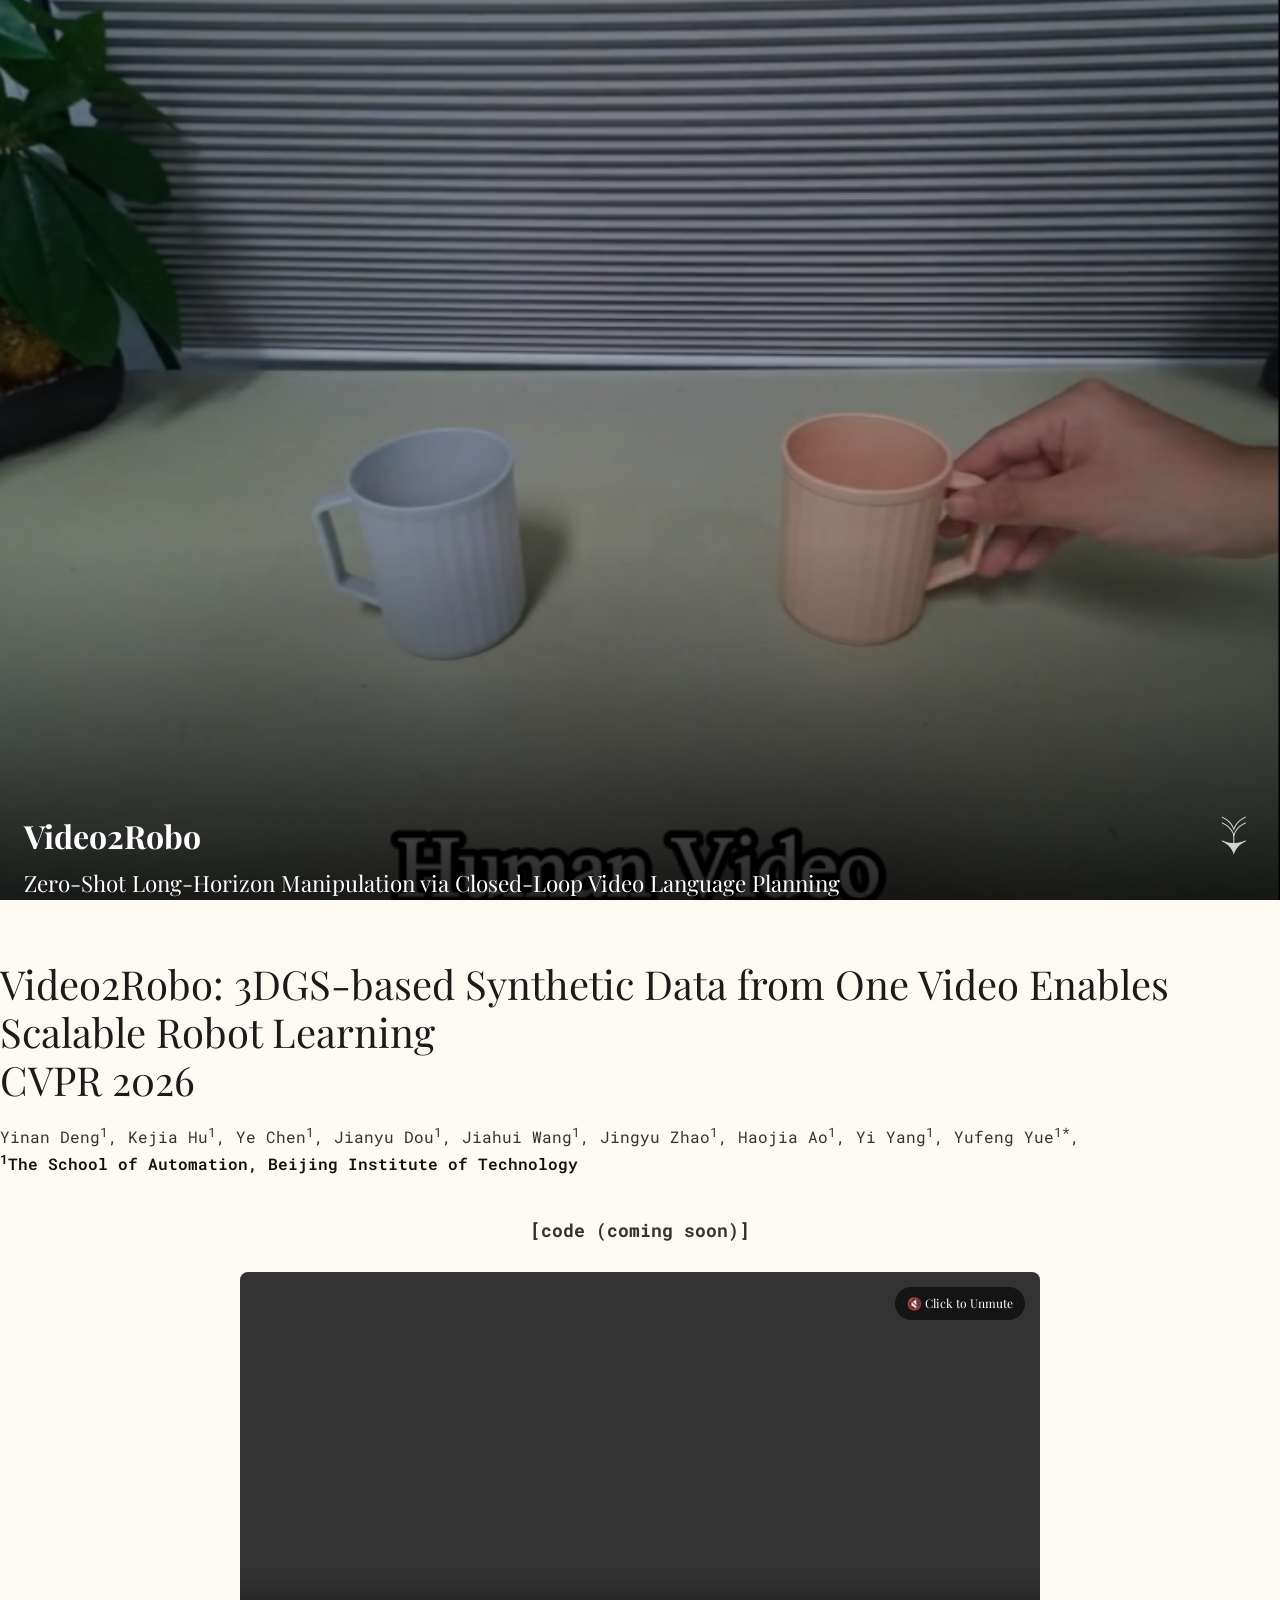
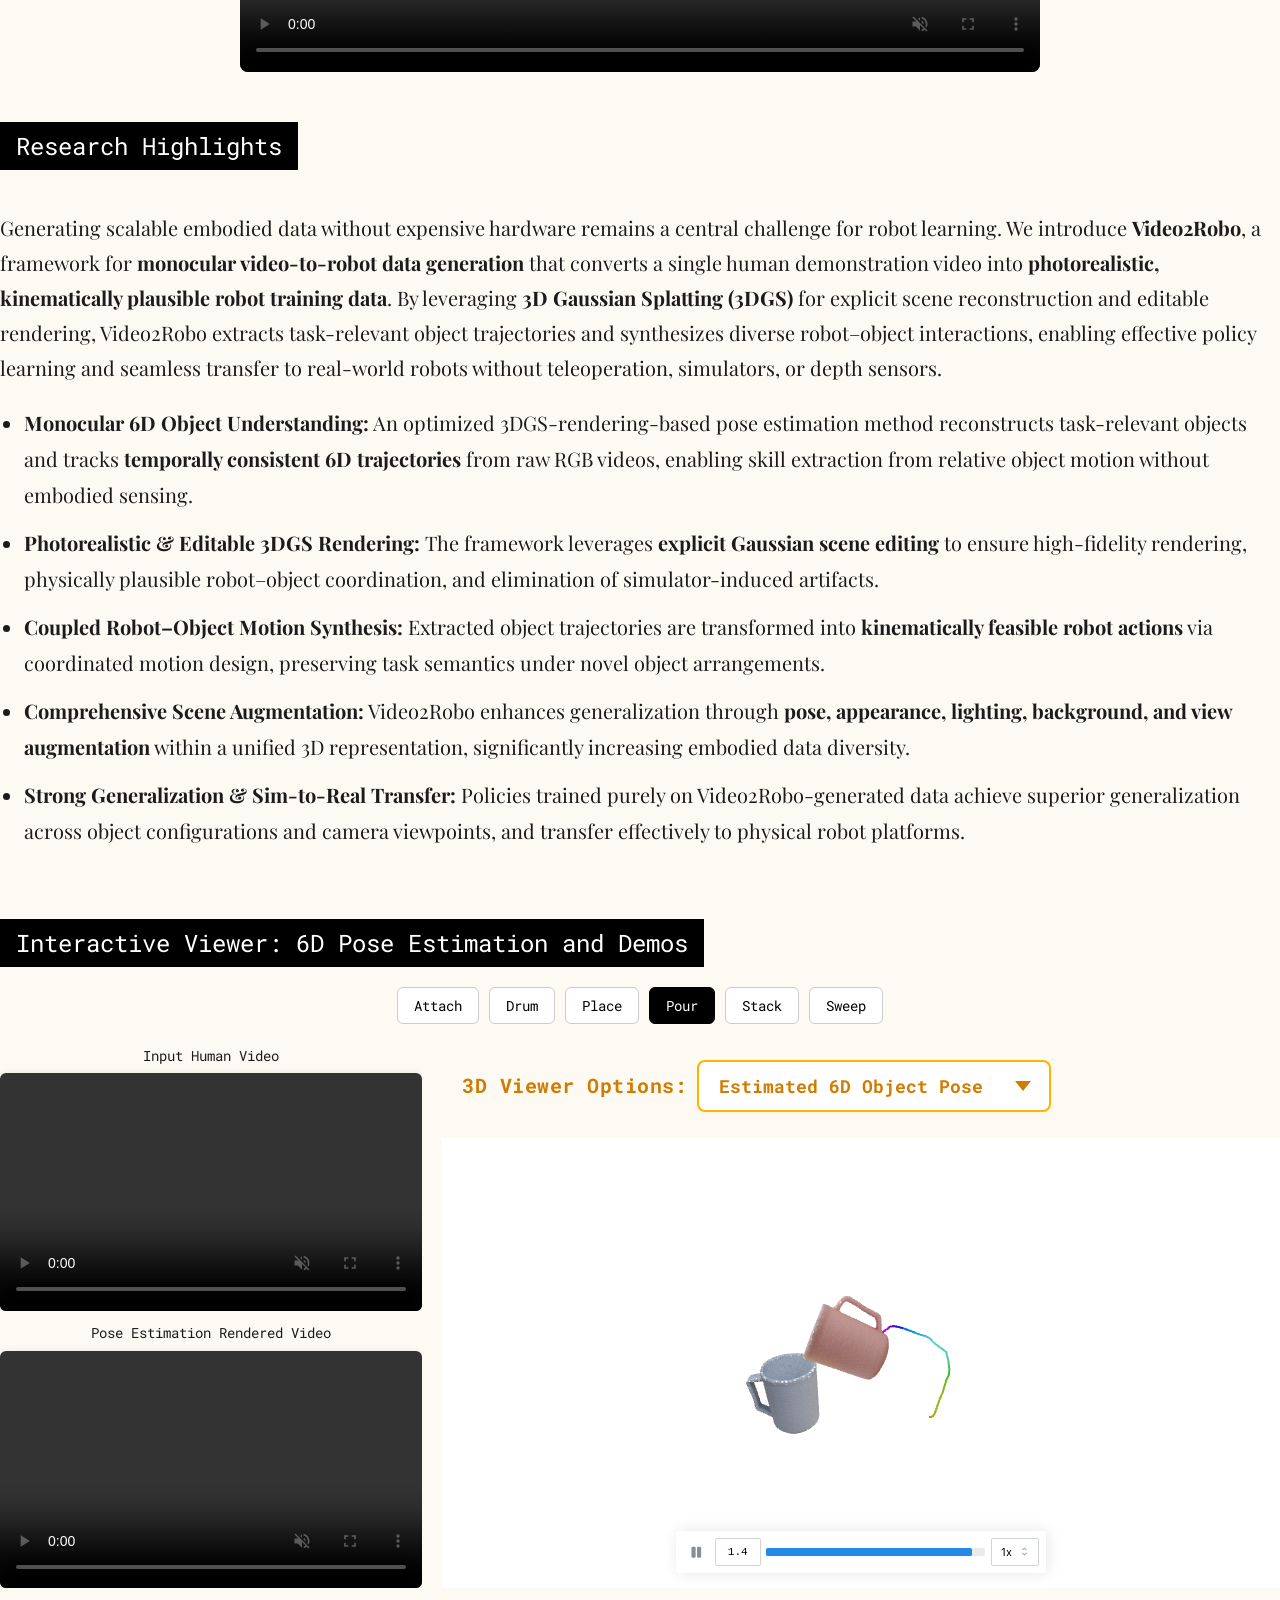
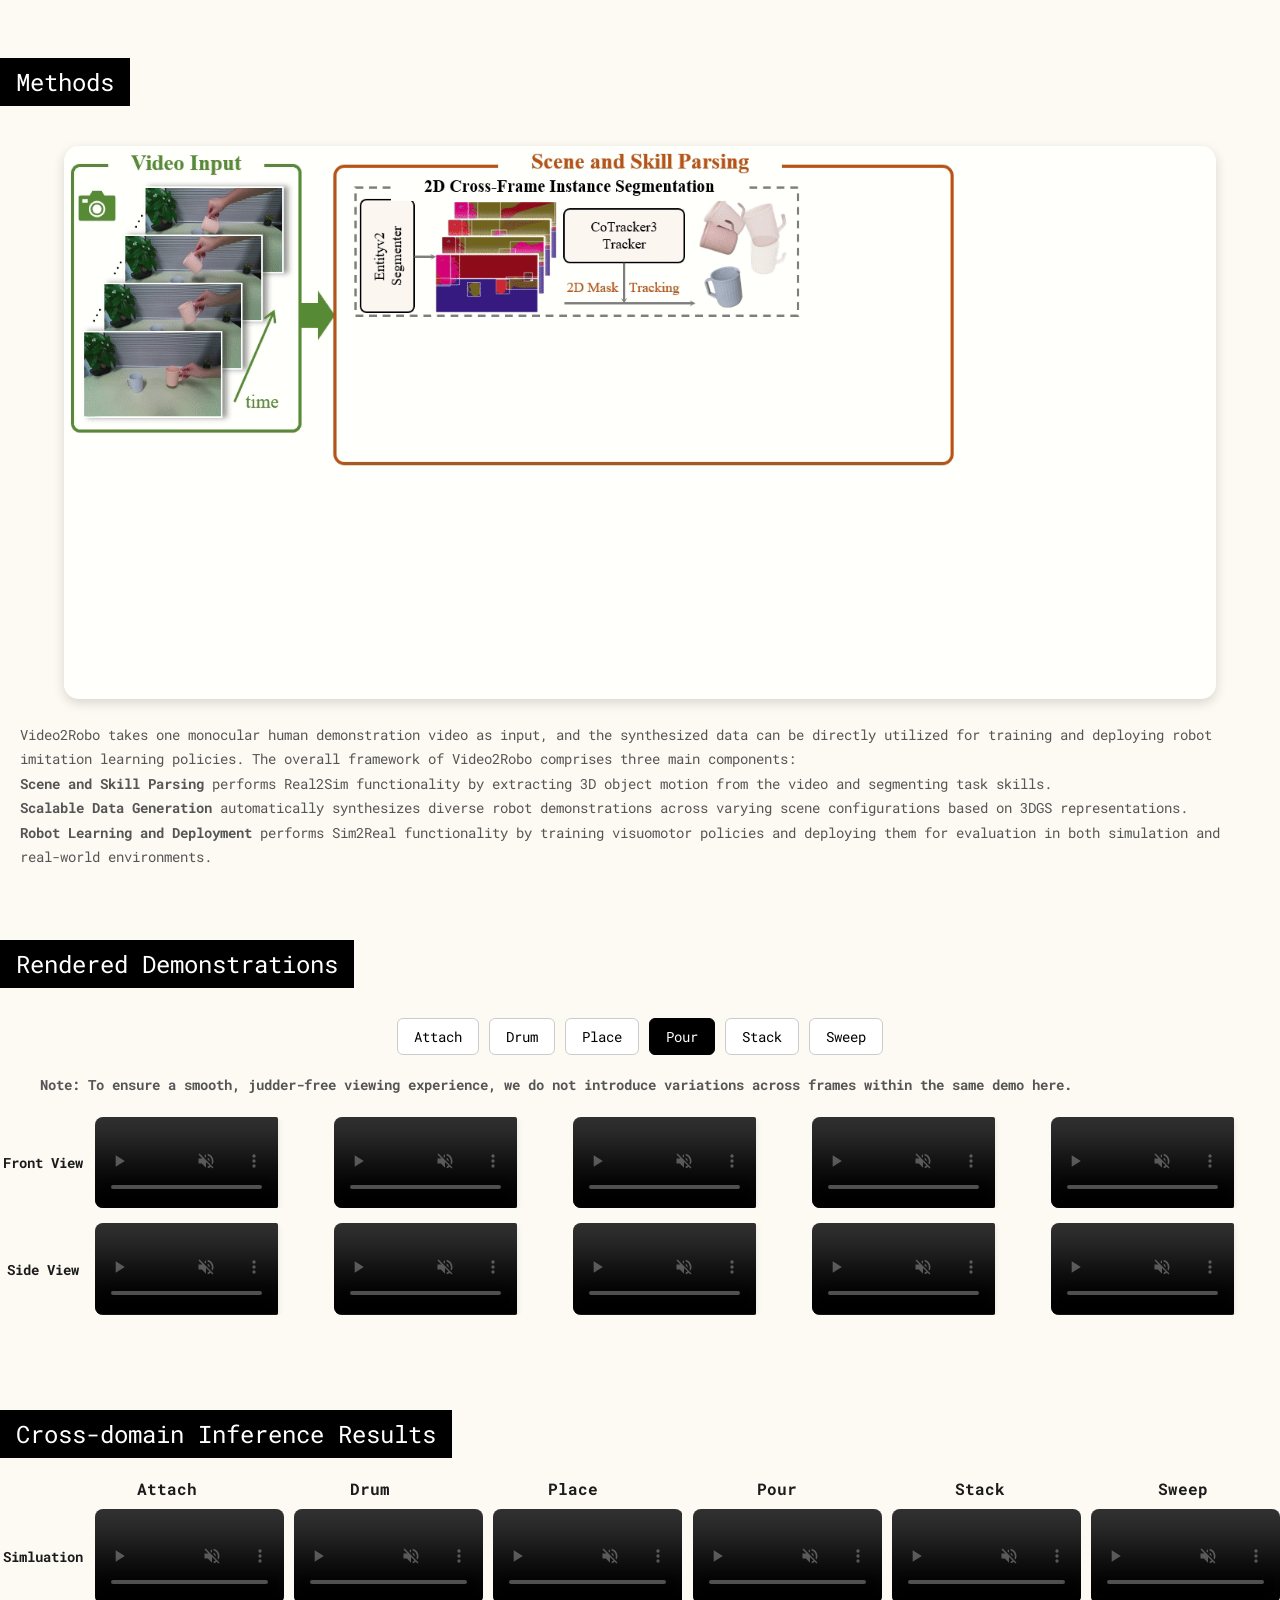
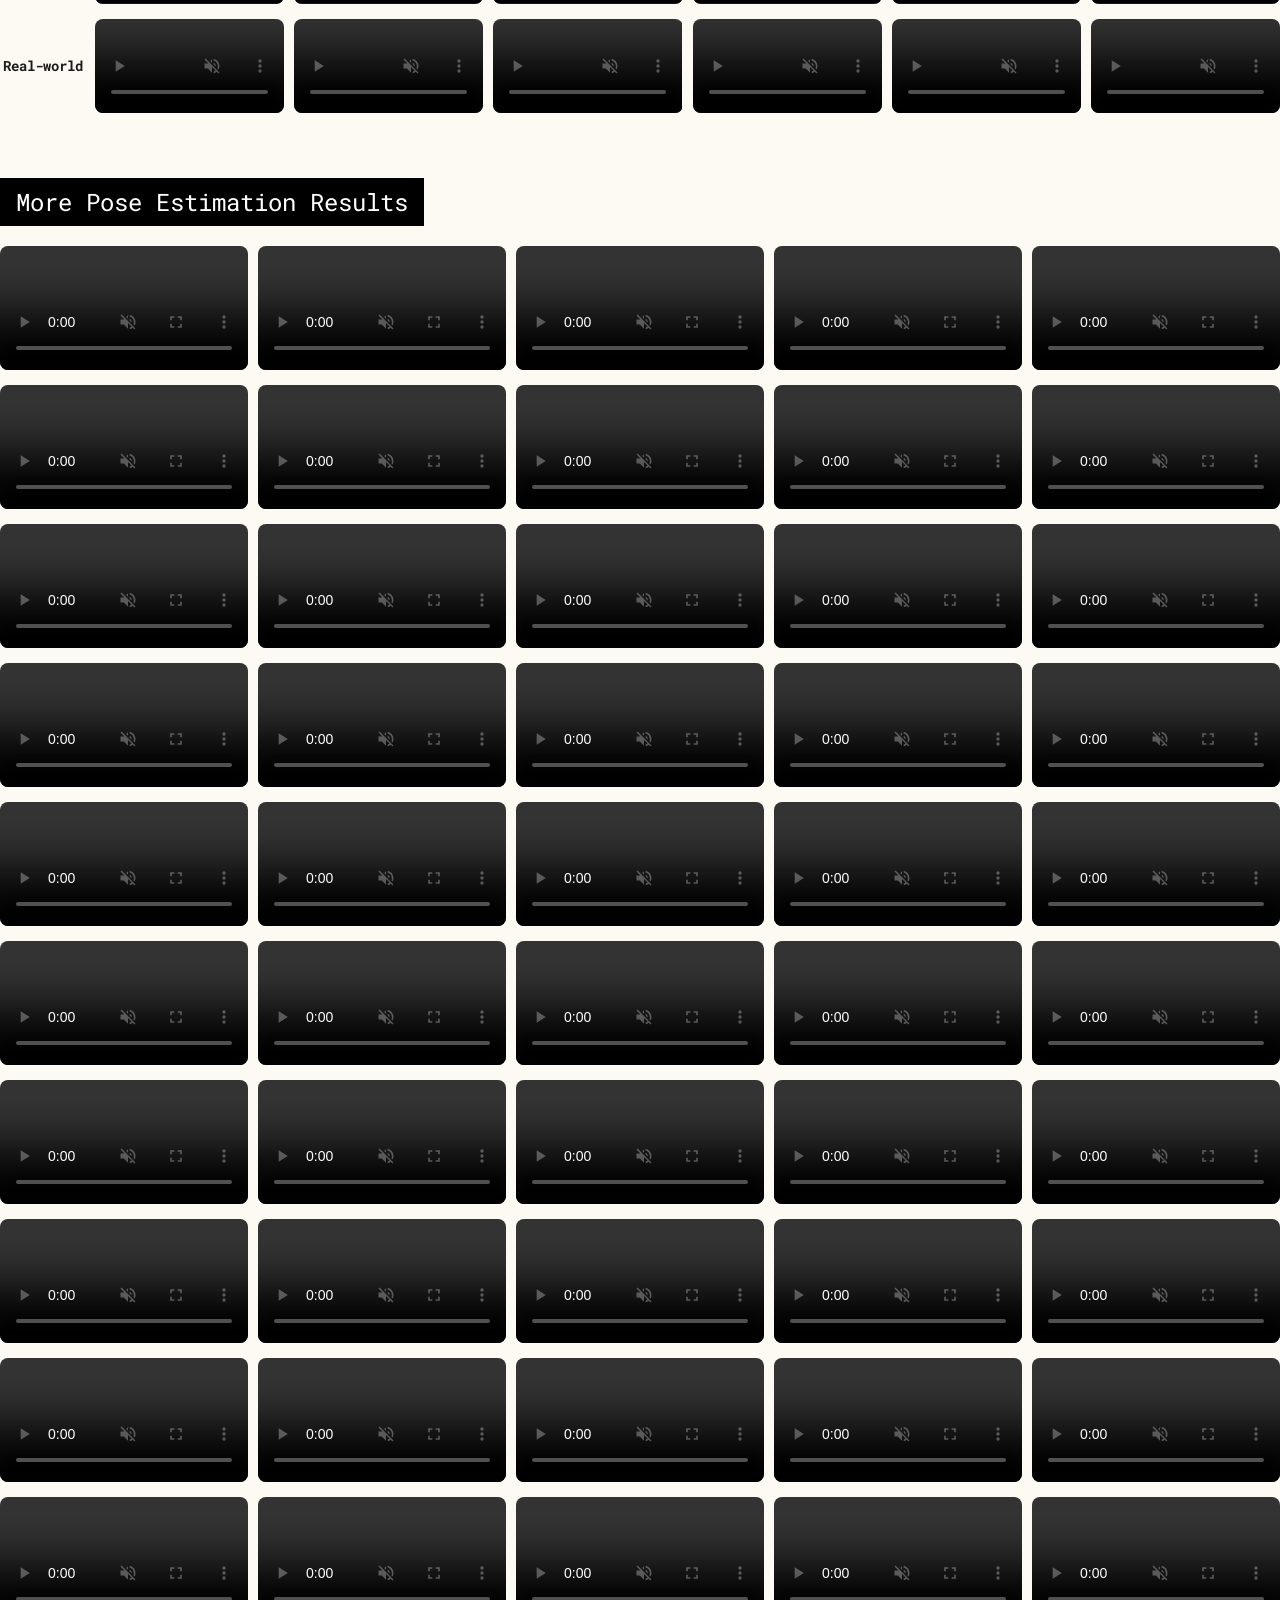
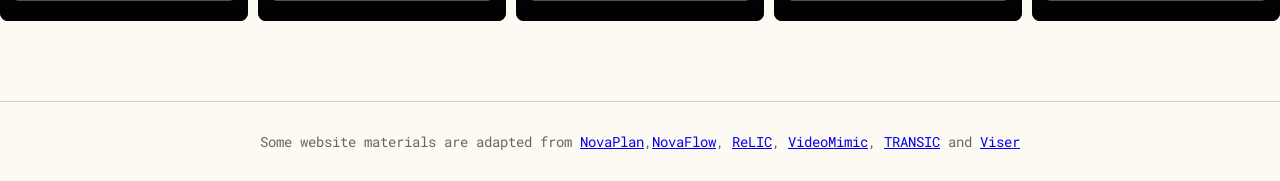
<file: index.html>
<!--
RESEARCH PROJECT WEBSITE TEMPLATE

This is a template for creating research project websites. To customize:

1. TITLE & HEADER:
   - Update the <title> tag
   - Replace "Your Project Title" and "Your Project Subtitle" in the hero section

2. ABSTRACT:
   - Replace the placeholder text in the abstract section with your project description

3. METHODS:
   - Update the methods image: assets/images/[YOUR_METHODS_DIAGRAM.png]
   - Replace "Your Method Name" and the description text

4. VIDEO GALLERIES:
   - Replace all video sources with your own videos
   - Update the section titles and captions to match your content
   - Videos should be placed in assets/videos/ directory

5. EXPERIMENTS/ABLATIONS:
   - Update section titles from generic names to your specific experiment names
   - Replace video sources and descriptions

6. FOOTER:
   - Update with your name/institution and year

7. ASSETS:
   - Replace assets/videos/teaser_ball_3x.mp4 with your hero video
   - Replace assets/images/method.gif with your methods diagram
   - Add your videos to assets/videos/ directory

The template is structured for research papers but can be adapted for any project.
-->
<!DOCTYPE html>
<html lang="en">

<head>
  <meta charset="UTF-8" />
  <meta name="viewport" content="width=device-width, initial-scale=1.0" />
  <title>Video2Robo Project Website</title>
  <meta name="robots" content="noindex, nofollow" />

  <!-- ‑‑‑‑‑‑  STYLE SHEETS  ‑‑‑‑‑‑  -->
  <link rel="stylesheet" href="style.css?v=3" />
</head>

<body>


  <!-- ============================================================ -->
  <!--  MAIN CONTENT (now displayed by default)                     -->
  <!-- ============================================================ -->
  <div id="content" style="display:block;">
    <!-- HERO -->
    <header class="full-page-image" id="hero">
      <video id="bg-video" preload="metadata" poster="assets/img/cover.png" autoplay muted playsinline loop>
        <!-- Replace with your project hero video -->
        <source src="assets/mp4/cover.mp4" type="video/mp4" />
      </video>
      <div class="overlay"></div>
      <div class="bottom-overlay" style="padding:0 24px;">
        <h1>Video2Robo<br /><span style="font-size: 0.7em; font-weight: 300;">
        Zero-Shot Long-Horizon Manipulation via Closed-Loop Video Language Planning
        </span></h1>
      </div>
      <!-- Scroll indicator -->
      <div class="scroll-indicator" onclick="scrollToContent()">
        ↓
      </div>
    </header>

    <!-- MAIN CONTENT BODY -->
    <main class="main-content">
      <!-- <div class="hero-text">Versatile Loco-Manipulation through Flexible Interlimb Coordination</div> -->

      <div class="sub-hero-text">
      Video2Robo: 3DGS-based Synthetic Data from One Video Enables Scalable Robot Learning <br>
      CVPR 2026
      </div>

      <div class="authors">
        <a href="https://bit-dyn.github.io/" target="_blank">Yinan Deng</a><sup>1</sup>,
        <a target="_blank"> Kejia Hu</a><sup>1</sup>,
        <a target="_blank">Ye Chen</a><sup>1</sup>,
        <a target="_blank"> Jianyu Dou</a><sup>1</sup>,
        <a target="_blank">Jiahui Wang</a><sup>1</sup>,
        <a target="_blank"> Jingyu Zhao</a><sup>1</sup>,
        <a target="_blank">Haojia Ao</a><sup>1</sup>,
        <a target="_blank">Yi Yang</a><sup>1</sup>,
        <a href="https://yfyue-bit.github.io/" target="_blank">Yufeng Yue</a><sup>1*</sup>,
        
        <div class="affiliation"><sup>1</sup>The School of Automation, Beijing Institute of Technology&nbsp;&nbsp;&nbsp;</div><br />
      </div>

      


      <div class="quick-links">
        <!-- <a href="https://arxiv.org/abs/xxxx" target="_blank">[arXiv]</a> -->
        <a href="#" onclick="return false;">[code (coming soon)]</a>
      </div>

      <div class="section" id="intro-video-section"
        style="text-align: center; position: relative; max-width: 800px; margin: 0 auto; overflow: hidden; border-radius: 8px; background: white;">
        <video id="intro-video" src="assets/mp4/Video2Robo.mp4" controls muted playsinline loop
          style="width: 100%; display: block; background: white; object-fit: contain;"></video>

        <!-- Audio Indicator -->
        <div id="audio-indicator"
          style="position: absolute; top: 15px; right: 15px; background: rgba(0,0,0,0.6); color: white; padding: 6px 12px; border-radius: 20px; font-size: 12px; cursor: pointer; backdrop-filter: blur(4px); z-index: 10;"
          onclick="var v=document.getElementById('intro-video'); v.muted=!v.muted; if(!v.muted) v.volume=0.4; this.innerHTML=v.muted?'🔇 Click to Unmute':'🔊 Sound On';">
          🔇 Click to Unmute
        </div>
      </div>

      <div class="tagline" id="abstract">Research Highlights</div>
            <div class="section">
        <p>
          Generating scalable embodied data without expensive hardware remains a central challenge for robot learning.
          We introduce <b>Video2Robo</b>, a framework for <b>monocular video-to-robot data generation</b> that converts
          a single human demonstration video into <b>photorealistic, kinematically plausible robot training data</b>.
          By leveraging <b>3D Gaussian Splatting (3DGS)</b> for explicit scene reconstruction and editable rendering,
          Video2Robo extracts task-relevant object trajectories and synthesizes diverse robot–object interactions,
          enabling effective policy learning and seamless transfer to real-world robots without teleoperation,
          simulators, or depth sensors.
        </p>
        <ul style="text-align: left; line-height: 1.8; margin-top: 10px;">
          <li>
            <b>Monocular 6D Object Understanding:</b>
            An optimized 3DGS-rendering-based pose estimation method reconstructs task-relevant objects
            and tracks <b>temporally consistent 6D trajectories</b> from raw RGB videos, enabling skill extraction
            from relative object motion without embodied sensing.
          </li>
          <li>
            <b>Photorealistic & Editable 3DGS Rendering:</b>
            The framework leverages <b>explicit Gaussian scene editing</b> to ensure high-fidelity rendering,
            physically plausible robot–object coordination, and elimination of simulator-induced artifacts.
          </li>
          <li>
            <b>Coupled Robot–Object Motion Synthesis:</b>
            Extracted object trajectories are transformed into <b>kinematically feasible robot actions</b>
            via coordinated motion design, preserving task semantics under novel object arrangements.
          </li>
          <li>
            <b>Comprehensive Scene Augmentation:</b>
            Video2Robo enhances generalization through <b>pose, appearance, lighting, background, and view augmentation</b>
            within a unified 3D representation, significantly increasing embodied data diversity.
          </li>
          <li>
            <b>Strong Generalization & Sim-to-Real Transfer:</b>
            Policies trained purely on Video2Robo-generated data achieve superior generalization across
            object configurations and camera viewpoints, and transfer effectively to physical robot platforms.
          </li>
        </ul>
      </div>

      <div class="tagline" id="interactive-viewer">Interactive Viewer: 6D Pose Estimation and Demos</div>
      <!-- TODO: add starting image + generated video + execution video -->
      <div class="section">
        <div class="task-selector" id="task-buttons">
          <button type="button" class="task-button" data-value="Attach">Attach</button>
          <button type="button" class="task-button" data-value="Drum">Drum</button>
          <button type="button" class="task-button" data-value="Place">Place</button>
          <button type="button" class="task-button active" data-value="Pour">Pour</button>
          <button type="button" class="task-button" data-value="Stack">Stack</button>
          <button type="button" class="task-button" data-value="Sweep">Sweep</button>
        </div>
        <div class="viewer-container">
          <div class="media-column">
            <!-- <div class="media-item">
              <p>Initial Observation</p>
              <img id="initial-observation" alt="Initial Observation">
            </div> -->
            <div class="media-item">
              <p>Input Human Video</p>
              <video id="input-video" controls autoplay muted playsinline loop></video>
            </div>
            <div class="media-item">
              <p>Pose Estimation Rendered Video</p>
              <video id="pose-video" controls autoplay muted playsinline loop></video>
            </div>
            <!-- <div class="media-item">
              <p>Input Human Video</p>
              <video id="generated-video" controls autoplay muted playsinline loop></video>
              <div id="interactive-view-toggle" class="view-toggle" style="display: none;">
                <button class="active" onclick="switchInteractiveView('front')">Front View</button>
                <button onclick="switchInteractiveView('side')">Side View</button>
              </div>
            </div> -->
          </div>
          <div class="viewer-main">
            <div class="trajectory-selector">
              <label for="trajectory-type">3D Viewer Options:</label>
              <select id="trajectory-type">
                <option value="object">Estimated 6D Object Pose</option>
                <option value="demo">Generated Clean Robot Demo</option>
              </select>
            </div>

            <!-- <p class="figure-caption" style="margin-bottom: 8px; text-align: center;">
              3D Point Cloud &amp; <span id="flow-type-label">Actionable Object Flow</span> from Generated Video
            </p> -->
            <iframe id="task-viewer" style="display: block; width: 100%; height: 500px; border: none;"></iframe>
            <!-- <p class="figure-caption" style="text-align: left;">
              <b>Note:</b> The visualized end-effector is offset from the physical one due to longer gripper fingers
              used in real-world experiments.
            </p> -->
          </div>
        </div>
      </div>

      <div class="tagline" id="methods">Methods</div>
      <div class="section">
        <img src="assets/mp4/method.gif" style="width: 90%; display: block; margin: 20px auto 10px auto;" autoplay
          muted playsinline loop>
        <p class="figure-caption">
          Video2Robo takes one monocular human demonstration video as input, and the synthesized data can be directly
           utilized for training and deploying robot imitation learning policies.
          The overall framework of Video2Robo comprises three main components:
          <br>
          <b>Scene and Skill Parsing</b> performs Real2Sim functionality by extracting 3D object motion from 
          the video and segmenting task skills.
          <br>
          <b>Scalable Data Generation</b> automatically synthesizes diverse robot demonstrations across varying
          scene configurations based on 3DGS representations.
          <br>
          <b>Robot Learning and Deployment</b> performs Sim2Real functionality by training visuomotor policies
          and deploying them for evaluation in both simulation and real-world environments.
        </p>
      </div>

      <!-- Start of Ablations/Experiments -->
      <div class="tagline" id="ablations">Rendered Demonstrations</div>
      <!-- Example Experiment Gallery -->
      <div class="video-gallery-section" id="gallery-section-experiments">
        <div class="experiments-container" style="max-width: 1400px; margin: 0 auto;">

          <!-- Experiment Tabs -->
          <div class="experiment-tabs" style="display: flex; justify-content: center; gap: 10px; margin-bottom: 20px;">
            <button class="exp-tab " onclick="showExperiment('exp_attach')"> Attach </button>
            <button class="exp-tab" onclick="showExperiment('exp_drum')"> Drum </button>
            <button class="exp-tab" onclick="showExperiment('exp_place')"> Place </button>
            <button class="exp-tab active" onclick="showExperiment('exp_pour')"> Pour </button>
            <button class="exp-tab" onclick="showExperiment('exp_stack')"> Stack </button>
            <button class="exp-tab" onclick="showExperiment('exp_sweep')"> Sweep </button>
          </div>


          <div class="gallery-caption-container">
            <p class="figure-caption gallery-caption">
              <b>Note: To ensure a smooth, judder-free viewing experience, we do not introduce variations across frames within the same demo here.</b>
            </p>
            <br><br>
          </div>

          
          <div id="exp_attach" class="experiment-content">
            <div class="step-row" style="display: flex; gap: 10px; margin-bottom: 15px; align-items: center;">
              <div class="step-label">Front View
              </div>
              <div class="asset-col" style="flex: 1;"><video src="assets/mp4/attach/000000_0.mp4" controls
                  autoplay muted playsinline loop style="width: 80%; border-radius: 2px;"></video></div>
              <div class="asset-col" style="flex: 1;"><video src="assets/mp4/attach/000001_0.mp4" controls
                  autoplay muted playsinline loop style="width: 80%; border-radius: 2px;"></video></div>
              <div class="asset-col" style="flex: 1;"><video src="assets/mp4/attach/000002_0.mp4" controls
                  autoplay muted playsinline loop style="width: 80%; border-radius: 2px;"></video></div>
              <div class="asset-col" style="flex: 1;"><video src="assets/mp4/attach/000003_0.mp4" controls
                  autoplay muted playsinline loop style="width: 80%; border-radius: 2px;"></video></div>
              <div class="asset-col" style="flex: 1;"><video src="assets/mp4/attach/000004_0.mp4" controls
                  autoplay muted playsinline loop style="width: 80%; border-radius: 2px;"></video></div>
            </div>
            <div class="step-row" style="display: flex; gap: 10px; margin-bottom: 15px; align-items: center;">
              <div class="step-label">Side View
              </div>
              <div class="asset-col" style="flex: 1;"><video src="assets/mp4/attach/000000_1.mp4" controls
                  autoplay muted playsinline loop style="width: 80%; border-radius: 2px;"></video></div>
              <div class="asset-col" style="flex: 1;"><video src="assets/mp4/attach/000001_1.mp4" controls
                  autoplay muted playsinline loop style="width: 80%; border-radius: 2px;"></video></div>
              <div class="asset-col" style="flex: 1;"><video src="assets/mp4/attach/000002_1.mp4" controls
                  autoplay muted playsinline loop style="width: 80%; border-radius: 2px;"></video></div>
              <div class="asset-col" style="flex: 1;"><video src="assets/mp4/attach/000003_1.mp4" controls
                  autoplay muted playsinline loop style="width: 80%; border-radius: 2px;"></video></div>
              <div class="asset-col" style="flex: 1;"><video src="assets/mp4/attach/000004_1.mp4" controls
                  autoplay muted playsinline loop style="width: 80%; border-radius: 2px;"></video></div>
            </div>
          </div>

        
          <div id="exp_drum" class="experiment-content">
            <div class="step-row" style="display: flex; gap: 10px; margin-bottom: 15px; align-items: center;">
              <div class="step-label">Front View
              </div>
              <div class="asset-col" style="flex: 1;"><video src="assets/mp4/drum/000000_0.mp4" controls
                  autoplay muted playsinline loop style="width: 80%; border-radius: 2px;"></video></div>
              <div class="asset-col" style="flex: 1;"><video src="assets/mp4/drum/000001_0.mp4" controls
                  autoplay muted playsinline loop style="width: 80%; border-radius: 2px;"></video></div>
              <div class="asset-col" style="flex: 1;"><video src="assets/mp4/drum/000002_0.mp4" controls
                  autoplay muted playsinline loop style="width: 80%; border-radius: 2px;"></video></div>
              <div class="asset-col" style="flex: 1;"><video src="assets/mp4/drum/000003_0.mp4" controls
                  autoplay muted playsinline loop style="width: 80%; border-radius: 2px;"></video></div>
              <div class="asset-col" style="flex: 1;"><video src="assets/mp4/drum/000004_0.mp4" controls
                  autoplay muted playsinline loop style="width: 80%; border-radius: 2px;"></video></div>
            </div>
            <div class="step-row" style="display: flex; gap: 10px; margin-bottom: 15px; align-items: center;">
              <div class="step-label">Side View
              </div>
              <div class="asset-col" style="flex: 1;"><video src="assets/mp4/drum/000000_1.mp4" controls
                  autoplay muted playsinline loop style="width: 80%; border-radius: 2px;"></video></div>
              <div class="asset-col" style="flex: 1;"><video src="assets/mp4/drum/000001_1.mp4" controls
                  autoplay muted playsinline loop style="width: 80%; border-radius: 2px;"></video></div>
              <div class="asset-col" style="flex: 1;"><video src="assets/mp4/drum/000002_1.mp4" controls
                  autoplay muted playsinline loop style="width: 80%; border-radius: 2px;"></video></div>
              <div class="asset-col" style="flex: 1;"><video src="assets/mp4/drum/000003_1.mp4" controls
                  autoplay muted playsinline loop style="width: 80%; border-radius: 2px;"></video></div>
              <div class="asset-col" style="flex: 1;"><video src="assets/mp4/drum/000004_1.mp4" controls
                  autoplay muted playsinline loop style="width: 80%; border-radius: 2px;"></video></div>
            </div>
          </div>

        
        <div id="exp_place" class="experiment-content">
          <div class="step-row" style="display: flex; gap: 10px; margin-bottom: 15px; align-items: center;">
            <div class="step-label">Front View
            </div>
            <div class="asset-col" style="flex: 1;"><video src="assets/mp4/place/000000_0.mp4" controls
                autoplay muted playsinline loop style="width: 80%; border-radius: 2px;"></video></div>
            <div class="asset-col" style="flex: 1;"><video src="assets/mp4/place/000001_0.mp4" controls
                autoplay muted playsinline loop style="width: 80%; border-radius: 2px;"></video></div>
            <div class="asset-col" style="flex: 1;"><video src="assets/mp4/place/000002_0.mp4" controls
                autoplay muted playsinline loop style="width: 80%; border-radius: 2px;"></video></div>
            <div class="asset-col" style="flex: 1;"><video src="assets/mp4/place/000003_0.mp4" controls
                autoplay muted playsinline loop style="width: 80%; border-radius: 2px;"></video></div>
            <div class="asset-col" style="flex: 1;"><video src="assets/mp4/place/000004_0.mp4" controls
                autoplay muted playsinline loop style="width: 80%; border-radius: 2px;"></video></div>
          </div>
          <div class="step-row" style="display: flex; gap: 10px; margin-bottom: 15px; align-items: center;">
            <div class="step-label">Side View
            </div>
            <div class="asset-col" style="flex: 1;"><video src="assets/mp4/place/000000_1.mp4" controls
                autoplay muted playsinline loop style="width: 80%; border-radius: 2px;"></video></div>
            <div class="asset-col" style="flex: 1;"><video src="assets/mp4/place/000001_1.mp4" controls
                autoplay muted playsinline loop style="width: 80%; border-radius: 2px;"></video></div>
            <div class="asset-col" style="flex: 1;"><video src="assets/mp4/place/000002_1.mp4" controls
                autoplay muted playsinline loop style="width: 80%; border-radius: 2px;"></video></div>
            <div class="asset-col" style="flex: 1;"><video src="assets/mp4/place/000003_1.mp4" controls
                autoplay muted playsinline loop style="width: 80%; border-radius: 2px;"></video></div>
            <div class="asset-col" style="flex: 1;"><video src="assets/mp4/place/000004_1.mp4" controls
                autoplay muted playsinline loop style="width: 80%; border-radius: 2px;"></video></div>
          </div>
        </div>

        
          <div id="exp_pour" class="experiment-content">
            <div class="step-row" style="display: flex; gap: 10px; margin-bottom: 15px; align-items: center;">
              <div class="step-label">Front View
              </div>
              <div class="asset-col" style="flex: 1;"><video src="assets/mp4/pour/000000_0.mp4" controls
                  autoplay muted playsinline loop style="width: 80%; border-radius: 2px;"></video></div>
              <div class="asset-col" style="flex: 1;"><video src="assets/mp4/pour/000001_0.mp4" controls
                  autoplay muted playsinline loop style="width: 80%; border-radius: 2px;"></video></div>
              <div class="asset-col" style="flex: 1;"><video src="assets/mp4/pour/000002_0.mp4" controls
                  autoplay muted playsinline loop style="width: 80%; border-radius: 2px;"></video></div>
              <div class="asset-col" style="flex: 1;"><video src="assets/mp4/pour/000003_0.mp4" controls
                  autoplay muted playsinline loop style="width: 80%; border-radius: 2px;"></video></div>
              <div class="asset-col" style="flex: 1;"><video src="assets/mp4/pour/000004_0.mp4" controls
                  autoplay muted playsinline loop style="width: 80%; border-radius: 2px;"></video></div>
            </div>
            <div class="step-row" style="display: flex; gap: 10px; margin-bottom: 15px; align-items: center;">
              <div class="step-label">Side View
              </div>
              <div class="asset-col" style="flex: 1;"><video src="assets/mp4/pour/000000_1.mp4" controls
                  autoplay muted playsinline loop style="width: 80%; border-radius: 2px;"></video></div>
              <div class="asset-col" style="flex: 1;"><video src="assets/mp4/pour/000001_1.mp4" controls
                  autoplay muted playsinline loop style="width: 80%; border-radius: 2px;"></video></div>
              <div class="asset-col" style="flex: 1;"><video src="assets/mp4/pour/000002_1.mp4" controls
                  autoplay muted playsinline loop style="width: 80%; border-radius: 2px;"></video></div>
              <div class="asset-col" style="flex: 1;"><video src="assets/mp4/pour/000003_1.mp4" controls
                  autoplay muted playsinline loop style="width: 80%; border-radius: 2px;"></video></div>
              <div class="asset-col" style="flex: 1;"><video src="assets/mp4/pour/000004_1.mp4" controls
                  autoplay muted playsinline loop style="width: 80%; border-radius: 2px;"></video></div>
            </div>
        </div>

        
          <div id="exp_stack" class="experiment-content">
            <div class="step-row" style="display: flex; gap: 10px; margin-bottom: 15px; align-items: center;">
              <div class="step-label">Front View
              </div>
              <div class="asset-col" style="flex: 1;"><video src="assets/mp4/stack/000000_0.mp4" controls
                  autoplay muted playsinline loop style="width: 80%; border-radius: 2px;"></video></div>
              <div class="asset-col" style="flex: 1;"><video src="assets/mp4/stack/000001_0.mp4" controls
                  autoplay muted playsinline loop style="width: 80%; border-radius: 2px;"></video></div>
              <div class="asset-col" style="flex: 1;"><video src="assets/mp4/stack/000002_0.mp4" controls
                  autoplay muted playsinline loop style="width: 80%; border-radius: 2px;"></video></div>
              <div class="asset-col" style="flex: 1;"><video src="assets/mp4/stack/000003_0.mp4" controls
                  autoplay muted playsinline loop style="width: 80%; border-radius: 2px;"></video></div>
              <div class="asset-col" style="flex: 1;"><video src="assets/mp4/stack/000004_0.mp4" controls
                  autoplay muted playsinline loop style="width: 80%; border-radius: 2px;"></video></div>
            </div>
            <div class="step-row" style="display: flex; gap: 10px; margin-bottom: 15px; align-items: center;">
              <div class="step-label">Side View
              </div>
              <div class="asset-col" style="flex: 1;"><video src="assets/mp4/stack/000000_1.mp4" controls
                  autoplay muted playsinline loop style="width: 80%; border-radius: 2px;"></video></div>
              <div class="asset-col" style="flex: 1;"><video src="assets/mp4/stack/000001_1.mp4" controls
                  autoplay muted playsinline loop style="width: 80%; border-radius: 2px;"></video></div>
              <div class="asset-col" style="flex: 1;"><video src="assets/mp4/stack/000002_1.mp4" controls
                  autoplay muted playsinline loop style="width: 80%; border-radius: 2px;"></video></div>
              <div class="asset-col" style="flex: 1;"><video src="assets/mp4/stack/000003_1.mp4" controls
                  autoplay muted playsinline loop style="width: 80%; border-radius: 2px;"></video></div>
              <div class="asset-col" style="flex: 1;"><video src="assets/mp4/stack/000004_1.mp4" controls
                  autoplay muted playsinline loop style="width: 80%; border-radius: 2px;"></video></div>
            </div>
        </div>

        
          <div id="exp_sweep" class="experiment-content">
            <div class="step-row" style="display: flex; gap: 10px; margin-bottom: 15px; align-items: center;">
              <div class="step-label">Front View
              </div>
              <div class="asset-col" style="flex: 1;"><video src="assets/mp4/sweep/000000_0.mp4" controls
                  autoplay muted playsinline loop style="width: 80%; border-radius: 2px;"></video></div>
              <div class="asset-col" style="flex: 1;"><video src="assets/mp4/sweep/000001_0.mp4" controls
                  autoplay muted playsinline loop style="width: 80%; border-radius: 2px;"></video></div>
              <div class="asset-col" style="flex: 1;"><video src="assets/mp4/sweep/000002_0.mp4" controls
                  autoplay muted playsinline loop style="width: 80%; border-radius: 2px;"></video></div>
              <div class="asset-col" style="flex: 1;"><video src="assets/mp4/sweep/000003_0.mp4" controls
                  autoplay muted playsinline loop style="width: 80%; border-radius: 2px;"></video></div>
              <div class="asset-col" style="flex: 1;"><video src="assets/mp4/sweep/000004_0.mp4" controls
                  autoplay muted playsinline loop style="width: 80%; border-radius: 2px;"></video></div>
            </div>
            <div class="step-row" style="display: flex; gap: 10px; margin-bottom: 15px; align-items: center;">
              <div class="step-label">Side View
              </div>
              <div class="asset-col" style="flex: 1;"><video src="assets/mp4/sweep/000000_1.mp4" controls
                  autoplay muted playsinline loop style="width: 80%; border-radius: 2px;"></video></div>
              <div class="asset-col" style="flex: 1;"><video src="assets/mp4/sweep/000001_1.mp4" controls
                  autoplay muted playsinline loop style="width: 80%; border-radius: 2px;"></video></div>
              <div class="asset-col" style="flex: 1;"><video src="assets/mp4/sweep/000002_1.mp4" controls
                  autoplay muted playsinline loop style="width: 80%; border-radius: 2px;"></video></div>
              <div class="asset-col" style="flex: 1;"><video src="assets/mp4/sweep/000003_1.mp4" controls
                  autoplay muted playsinline loop style="width: 80%; border-radius: 2px;"></video></div>
              <div class="asset-col" style="flex: 1;"><video src="assets/mp4/sweep/000004_1.mp4" controls
                  autoplay muted playsinline loop style="width: 80%; border-radius: 2px;"></video></div>
            </div>
        </div>


          </div>
      </div>

      
      <div class="tagline" id="experiment-results">Cross-domain Inference Results</div>
      
          <div class="step-row header"
            style="display: flex; gap: 10px; margin-bottom: 10px; font-family: 'Roboto Mono', monospace; font-weight: bold; text-align: center;">
            <div class="step-col" style="width: 60px; min-width: 50px; flex-shrink: 0;"></div>
            <div class="asset-col" style="flex: 1;">Attach</div>
            <div class="asset-col" style="flex: 1;">Drum</div>
            <div class="asset-col" style="flex: 1;">Place</div>
            <div class="asset-col" style="flex: 1;">Pour</div>
            <div class="asset-col" style="flex: 1;">Stack</div>
            <div class="asset-col" style="flex: 1;">Sweep</div>
          </div>
      
        <div class="step-row" style="display: flex; gap: 10px; margin-bottom: 15px; align-items: center;">
          <div class="step-label">Simluation
          </div>
          <div class="asset-col" style="flex: 1;"><video src="assets/mp4/attach/simulation_eval.mp4" controls
               muted playsinline loop style="width: 100%; border-radius: 2px;"></video></div>
          <div class="asset-col" style="flex: 1;"><video src="assets/mp4/drum/simulation_eval.mp4" controls
               muted playsinline loop style="width: 100%; border-radius: 2px;"></video></div>
          <div class="asset-col" style="flex: 1;"><video src="assets/mp4/place/simulation_eval.mp4" controls
               muted playsinline loop style="width: 100%; border-radius: 2px;"></video></div>
          <div class="asset-col" style="flex: 1;"><video src="assets/mp4/pour/simulation_eval.mp4" controls
               muted playsinline loop style="width: 100%; border-radius: 2px;"></video></div>
          <div class="asset-col" style="flex: 1;"><video src="assets/mp4/stack/simulation_eval.mp4" controls
               muted playsinline loop style="width: 100%; border-radius: 2px;"></video></div>
          <div class="asset-col" style="flex: 1;"><video src="assets/mp4/sweep/simulation_eval.mp4" controls
               muted playsinline loop style="width: 100%; border-radius: 2px;"></video></div>
        </div>
        <div class="step-row" style="display: flex; gap: 10px; margin-bottom: 15px; align-items: center;">
          <div class="step-label">Real-world
          </div>
          <div class="asset-col" style="flex: 1;"><video src="assets/mp4/attach/real_eval.mp4" controls
               muted playsinline loop style="width: 100%; border-radius: 2px;"></video></div>
          <div class="asset-col" style="flex: 1;"><video src="assets/mp4/drum/real_eval.mp4" controls
               muted playsinline loop style="width: 100%; border-radius: 2px;"></video></div>
          <div class="asset-col" style="flex: 1;"><video src="assets/mp4/place/real_eval.mp4" controls
               muted playsinline loop style="width: 100%; border-radius: 2px;"></video></div>
          <div class="asset-col" style="flex: 1;"><video src="assets/mp4/pour/real_eval.mp4" controls
               muted playsinline loop style="width: 100%; border-radius: 2px;"></video></div>
          <div class="asset-col" style="flex: 1;"><video src="assets/mp4/stack/real_eval.mp4" controls
               muted playsinline loop style="width: 100%; border-radius: 2px;"></video></div>
          <div class="asset-col" style="flex: 1;"><video src="assets/mp4/sweep/real_eval.mp4" controls
               muted playsinline loop style="width: 100%; border-radius: 2px;"></video></div>
        </div>

        
      
      <div class="tagline" id="experiment-results">More Pose Estimation Results</div>
      
        <div class="step-row" style="display: flex; gap: 10px; margin-bottom: 15px; align-items: center;">
          <div class="asset-col" style="flex: 1;"><video src="assets/mp4/obj_all/000.mp4" controls
               muted playsinline loop style="width: 100%; border-radius: 2px;"></video></div>
          <div class="asset-col" style="flex: 1;"><video src="assets/mp4/obj_all/001.mp4" controls
               muted playsinline loop style="width: 100%; border-radius: 2px;"></video></div>
          <div class="asset-col" style="flex: 1;"><video src="assets/mp4/obj_all/002.mp4" controls
               muted playsinline loop style="width: 100%; border-radius: 2px;"></video></div>
          <div class="asset-col" style="flex: 1;"><video src="assets/mp4/obj_all/003.mp4" controls
               muted playsinline loop style="width: 100%; border-radius: 2px;"></video></div>
          <div class="asset-col" style="flex: 1;"><video src="assets/mp4/obj_all/004.mp4" controls
               muted playsinline loop style="width: 100%; border-radius: 2px;"></video></div>
        </div>
        
        <div class="step-row" style="display: flex; gap: 10px; margin-bottom: 15px; align-items: center;">
          <div class="asset-col" style="flex: 1;"><video src="assets/mp4/obj_all/005.mp4" controls
               muted playsinline loop style="width: 100%; border-radius: 2px;"></video></div>
          <div class="asset-col" style="flex: 1;"><video src="assets/mp4/obj_all/006.mp4" controls
               muted playsinline loop style="width: 100%; border-radius: 2px;"></video></div>
          <div class="asset-col" style="flex: 1;"><video src="assets/mp4/obj_all/007.mp4" controls
               muted playsinline loop style="width: 100%; border-radius: 2px;"></video></div>
          <div class="asset-col" style="flex: 1;"><video src="assets/mp4/obj_all/008.mp4" controls
               muted playsinline loop style="width: 100%; border-radius: 2px;"></video></div>
          <div class="asset-col" style="flex: 1;"><video src="assets/mp4/obj_all/009.mp4" controls
               muted playsinline loop style="width: 100%; border-radius: 2px;"></video></div>
        </div>

        
        <div class="step-row" style="display: flex; gap: 10px; margin-bottom: 15px; align-items: center;">
          <div class="asset-col" style="flex: 1;"><video src="assets/mp4/obj_all/010.mp4" controls
               muted playsinline loop style="width: 100%; border-radius: 2px;"></video></div>
          <div class="asset-col" style="flex: 1;"><video src="assets/mp4/obj_all/011.mp4" controls
               muted playsinline loop style="width: 100%; border-radius: 2px;"></video></div>
          <div class="asset-col" style="flex: 1;"><video src="assets/mp4/obj_all/012.mp4" controls
               muted playsinline loop style="width: 100%; border-radius: 2px;"></video></div>
          <div class="asset-col" style="flex: 1;"><video src="assets/mp4/obj_all/013.mp4" controls
               muted playsinline loop style="width: 100%; border-radius: 2px;"></video></div>
          <div class="asset-col" style="flex: 1;"><video src="assets/mp4/obj_all/014.mp4" controls
               muted playsinline loop style="width: 100%; border-radius: 2px;"></video></div>
        </div>

        
        <div class="step-row" style="display: flex; gap: 10px; margin-bottom: 15px; align-items: center;">
          <div class="asset-col" style="flex: 1;"><video src="assets/mp4/obj_all/015.mp4" controls
               muted playsinline loop style="width: 100%; border-radius: 2px;"></video></div>
          <div class="asset-col" style="flex: 1;"><video src="assets/mp4/obj_all/016.mp4" controls
               muted playsinline loop style="width: 100%; border-radius: 2px;"></video></div>
          <div class="asset-col" style="flex: 1;"><video src="assets/mp4/obj_all/017.mp4" controls
               muted playsinline loop style="width: 100%; border-radius: 2px;"></video></div>
          <div class="asset-col" style="flex: 1;"><video src="assets/mp4/obj_all/018.mp4" controls
               muted playsinline loop style="width: 100%; border-radius: 2px;"></video></div>
          <div class="asset-col" style="flex: 1;"><video src="assets/mp4/obj_all/019.mp4" controls
               muted playsinline loop style="width: 100%; border-radius: 2px;"></video></div>
        </div>
        
        
        <div class="step-row" style="display: flex; gap: 10px; margin-bottom: 15px; align-items: center;">
          <div class="asset-col" style="flex: 1;"><video src="assets/mp4/obj_all/020.mp4" controls
               muted playsinline loop style="width: 100%; border-radius: 2px;"></video></div>
          <div class="asset-col" style="flex: 1;"><video src="assets/mp4/obj_all/021.mp4" controls
               muted playsinline loop style="width: 100%; border-radius: 2px;"></video></div>
          <div class="asset-col" style="flex: 1;"><video src="assets/mp4/obj_all/022.mp4" controls
               muted playsinline loop style="width: 100%; border-radius: 2px;"></video></div>
          <div class="asset-col" style="flex: 1;"><video src="assets/mp4/obj_all/023.mp4" controls
               muted playsinline loop style="width: 100%; border-radius: 2px;"></video></div>
          <div class="asset-col" style="flex: 1;"><video src="assets/mp4/obj_all/024.mp4" controls
               muted playsinline loop style="width: 100%; border-radius: 2px;"></video></div>
        </div>

        
        <div class="step-row" style="display: flex; gap: 10px; margin-bottom: 15px; align-items: center;">
          <div class="asset-col" style="flex: 1;"><video src="assets/mp4/obj_all/025.mp4" controls
               muted playsinline loop style="width: 100%; border-radius: 2px;"></video></div>
          <div class="asset-col" style="flex: 1;"><video src="assets/mp4/obj_all/026.mp4" controls
               muted playsinline loop style="width: 100%; border-radius: 2px;"></video></div>
          <div class="asset-col" style="flex: 1;"><video src="assets/mp4/obj_all/027.mp4" controls
               muted playsinline loop style="width: 100%; border-radius: 2px;"></video></div>
          <div class="asset-col" style="flex: 1;"><video src="assets/mp4/obj_all/028.mp4" controls
               muted playsinline loop style="width: 100%; border-radius: 2px;"></video></div>
          <div class="asset-col" style="flex: 1;"><video src="assets/mp4/obj_all/029.mp4" controls
               muted playsinline loop style="width: 100%; border-radius: 2px;"></video></div>
        </div>

        
        <div class="step-row" style="display: flex; gap: 10px; margin-bottom: 15px; align-items: center;">
          <div class="asset-col" style="flex: 1;"><video src="assets/mp4/obj_all/030.mp4" controls
               muted playsinline loop style="width: 100%; border-radius: 2px;"></video></div>
          <div class="asset-col" style="flex: 1;"><video src="assets/mp4/obj_all/031.mp4" controls
               muted playsinline loop style="width: 100%; border-radius: 2px;"></video></div>
          <div class="asset-col" style="flex: 1;"><video src="assets/mp4/obj_all/032.mp4" controls
               muted playsinline loop style="width: 100%; border-radius: 2px;"></video></div>
          <div class="asset-col" style="flex: 1;"><video src="assets/mp4/obj_all/033.mp4" controls
               muted playsinline loop style="width: 100%; border-radius: 2px;"></video></div>
          <div class="asset-col" style="flex: 1;"><video src="assets/mp4/obj_all/034.mp4" controls
               muted playsinline loop style="width: 100%; border-radius: 2px;"></video></div>
        </div>

        
        
        <div class="step-row" style="display: flex; gap: 10px; margin-bottom: 15px; align-items: center;">
          <div class="asset-col" style="flex: 1;"><video src="assets/mp4/obj_all/035.mp4" controls
               muted playsinline loop style="width: 100%; border-radius: 2px;"></video></div>
          <div class="asset-col" style="flex: 1;"><video src="assets/mp4/obj_all/036.mp4" controls
               muted playsinline loop style="width: 100%; border-radius: 2px;"></video></div>
          <div class="asset-col" style="flex: 1;"><video src="assets/mp4/obj_all/037.mp4" controls
               muted playsinline loop style="width: 100%; border-radius: 2px;"></video></div>
          <div class="asset-col" style="flex: 1;"><video src="assets/mp4/obj_all/038.mp4" controls
               muted playsinline loop style="width: 100%; border-radius: 2px;"></video></div>
          <div class="asset-col" style="flex: 1;"><video src="assets/mp4/obj_all/039.mp4" controls
               muted playsinline loop style="width: 100%; border-radius: 2px;"></video></div>
        </div>
        
        <div class="step-row" style="display: flex; gap: 10px; margin-bottom: 15px; align-items: center;">
          <div class="asset-col" style="flex: 1;"><video src="assets/mp4/obj_all/040.mp4" controls
               muted playsinline loop style="width: 100%; border-radius: 2px;"></video></div>
          <div class="asset-col" style="flex: 1;"><video src="assets/mp4/obj_all/041.mp4" controls
               muted playsinline loop style="width: 100%; border-radius: 2px;"></video></div>
          <div class="asset-col" style="flex: 1;"><video src="assets/mp4/obj_all/042.mp4" controls
               muted playsinline loop style="width: 100%; border-radius: 2px;"></video></div>
          <div class="asset-col" style="flex: 1;"><video src="assets/mp4/obj_all/043.mp4" controls
               muted playsinline loop style="width: 100%; border-radius: 2px;"></video></div>
          <div class="asset-col" style="flex: 1;"><video src="assets/mp4/obj_all/044.mp4" controls
               muted playsinline loop style="width: 100%; border-radius: 2px;"></video></div>
        </div>
        
        <div class="step-row" style="display: flex; gap: 10px; margin-bottom: 15px; align-items: center;">
          <div class="asset-col" style="flex: 1;"><video src="assets/mp4/obj_all/045.mp4" controls
               muted playsinline loop style="width: 100%; border-radius: 2px;"></video></div>
          <div class="asset-col" style="flex: 1;"><video src="assets/mp4/obj_all/046.mp4" controls
               muted playsinline loop style="width: 100%; border-radius: 2px;"></video></div>
          <div class="asset-col" style="flex: 1;"><video src="assets/mp4/obj_all/047.mp4" controls
               muted playsinline loop style="width: 100%; border-radius: 2px;"></video></div>
          <div class="asset-col" style="flex: 1;"><video src="assets/mp4/obj_all/048.mp4" controls
               muted playsinline loop style="width: 100%; border-radius: 2px;"></video></div>
          <div class="asset-col" style="flex: 1;"><video src="assets/mp4/obj_all/049.mp4" controls
               muted playsinline loop style="width: 100%; border-radius: 2px;"></video></div>
        </div>



      <!-- End of main content -->
    </main>
    <footer class="footer">Some website materials are adapted from <a
        href="https://nova-plan.github.io/">NovaPlan</a>,<a
        href="https://novaflow-autonomous-manipulation.github.io/">NovaFlow</a>, <a
        href="https://relic-locoman.rai-inst.com/">ReLIC</a>, <a href="https://www.videomimic.net/">VideoMimic</a>, <a
        href="https://transic-robot.github.io/">TRANSIC</a> and <a href="https://viser.studio/main/">Viser</a>
    </footer>
  </div>

  <!-- ============================================================ -->
  <!--  JS                                                          -->
  <!-- ============================================================ -->
  <script src="assets/js/full_screen_video.js"></script>
  <script src="assets/js/scroll_button.js"></script>
  <script src="assets/js/task-switcher.js"></script>
  <script src="assets/js/gallery-switcher-v2.js?v=2"></script>
  <script src="assets/js/intersection-observer-autoplay.js"></script>
</body>

</html>
</file>
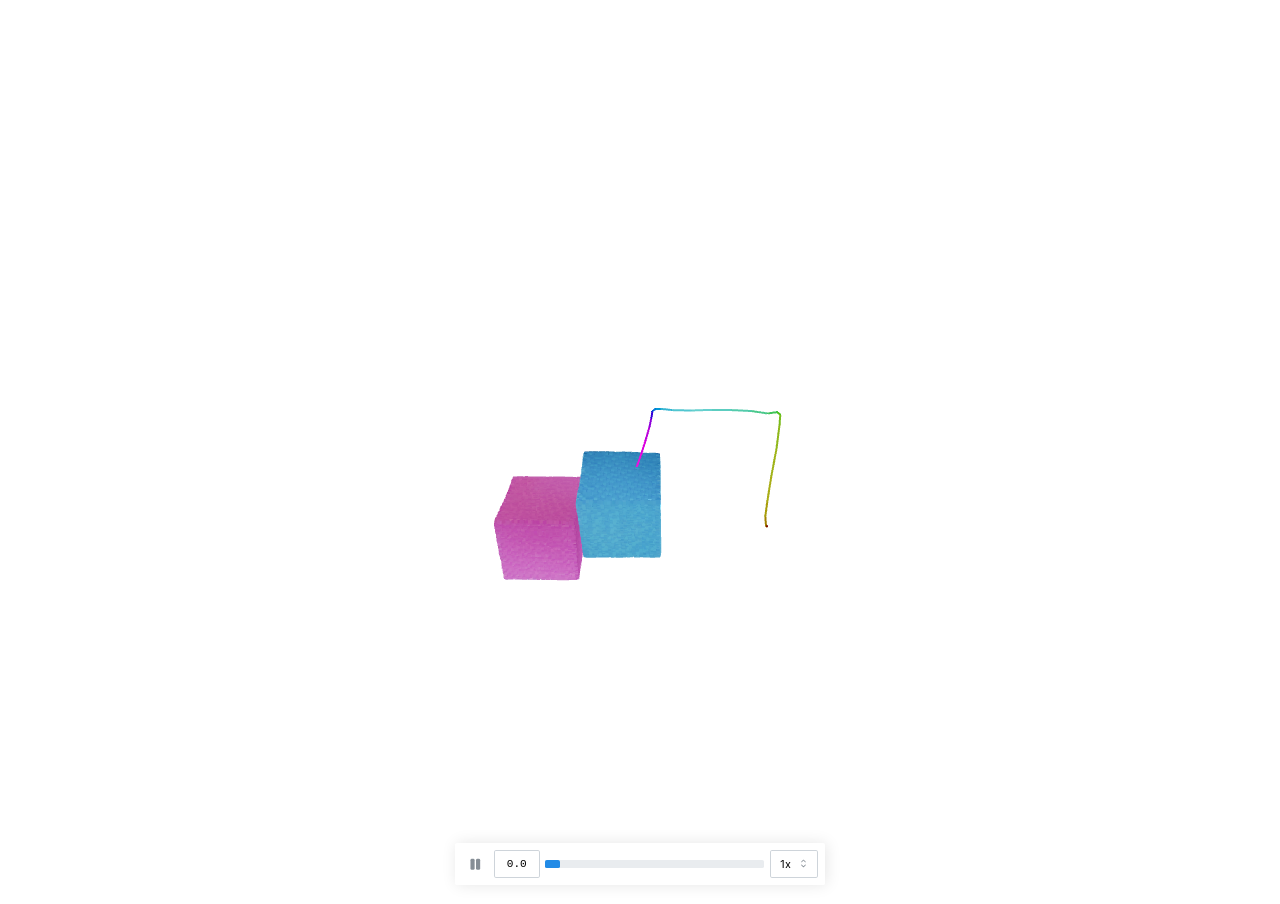
<file: assets/viser-client/assets/fmb_fake_viser/Attach/viewer/index.html>
<!DOCTYPE html>
<html><head>
<meta charset="UTF-8">
<title>Interactive Viewer - step_001</title>
<style>
  * { margin: 0; padding: 0; }
  body { overflow: hidden; }
  iframe { width: 100vw; height: 100vh; border: none; }
</style>
</head><body>
<iframe src="viser-client/index.html?playbackPath=../saved_state.viser&initialCameraPosition=0,0,0&initialCameraLookAt=0.0,0.0,1.0&initialCameraUp=0.0,-1.0,0.0"></iframe>
</body></html>
</file>
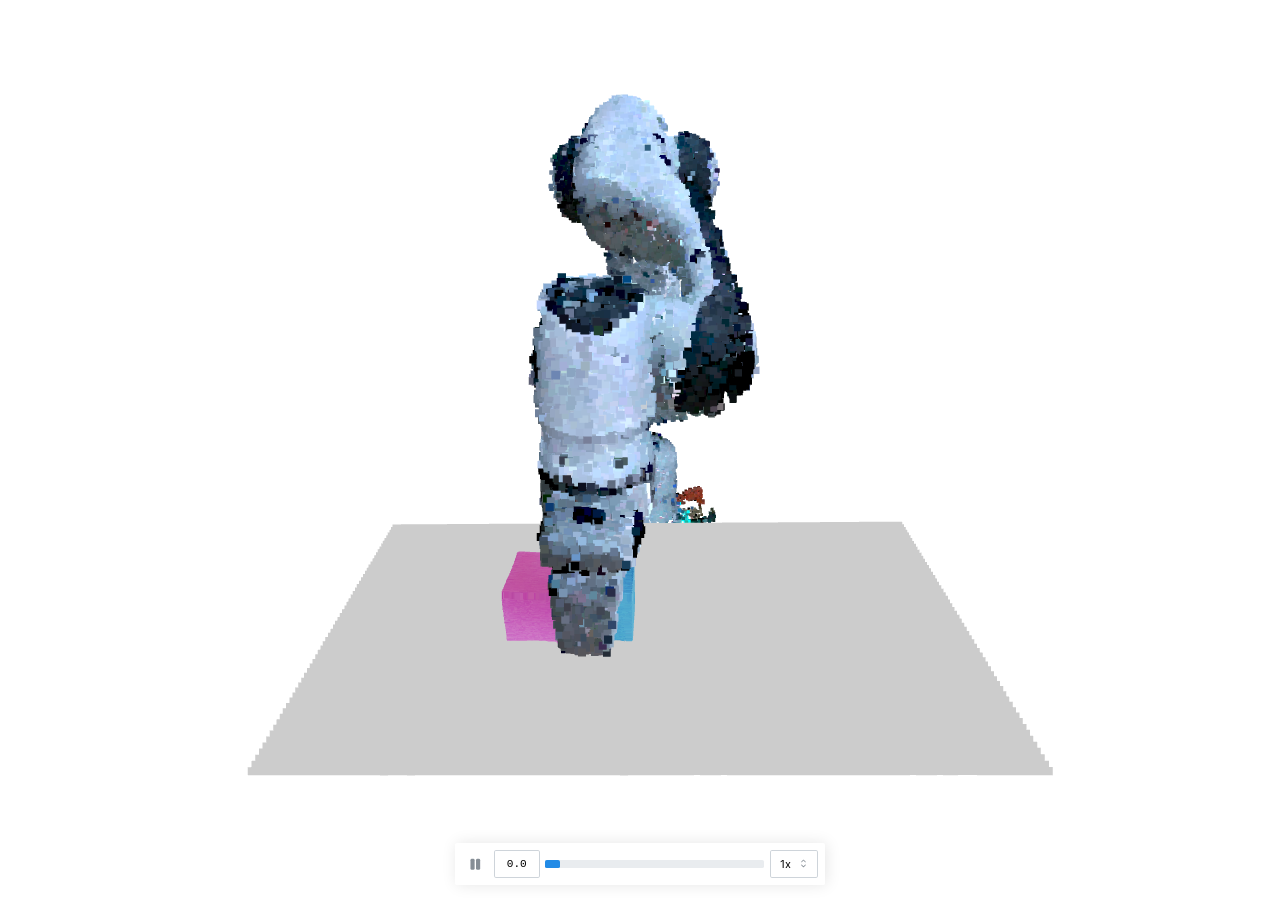
<file: assets/viser-client/assets/fmb_fake_viser/Attach/viewer_demo/index.html>
<!DOCTYPE html>
<html><head>
<meta charset="UTF-8">
<title>Interactive Viewer - step_001</title>
<style>
  * { margin: 0; padding: 0; }
  body { overflow: hidden; }
  iframe { width: 100vw; height: 100vh; border: none; }
</style>
</head><body>
<iframe src="viser-client/index.html?playbackPath=../saved_demo.viser&initialCameraPosition=0,0,0&initialCameraLookAt=0.0,0.0,1.0&initialCameraUp=0.0,-1.0,0.0"></iframe>
</body></html>
</file>
<file: style.css>
/* ------------------------------------------------------------------
   GLOBAL TYPOGRAPHY & LAYOUT
   ------------------------------------------------------------------*/
@import url("https://fonts.googleapis.com/css2?family=Playfair+Display:wght@400;700&family=Roboto+Mono:wght@300;700&display=swap");

html,
body {
  margin: 0;
  padding: 0;
  overflow-x: hidden;
  width: 100%;
}

body {
  background: #fdfaf4;
  font-family: 'Playfair Display', serif;
  color: #1b1b1b;
}

/* Give padding back to the article body only – not the full‑screen hero */
.page-content {
  padding: 60px 40px;
}

/* ------------------------------------------------------------------
      HERO  (always fills viewport – no white bars)
      ------------------------------------------------------------------*/
header.full-page-image {
  height: 100vh;
  width: 100%;
  position: relative;
  overflow: hidden
}

/* 👇 overlay to darken the video */
header.full-page-image .overlay {
  position: absolute;
  top: 0;
  left: 0;
  width: 100%;
  height: 100%;
  background: rgba(0, 0, 0, .28);
  z-index: -1
}

header.full-page-image .bottom-overlay {
  position: absolute;
  bottom: 0;
  left: 0;
  width: 100%;
  height: 40%;
  background: linear-gradient(to top, rgba(0, 0, 0, .8), transparent);
  z-index: 1;
  display: flex;
  align-items: flex-end;
  padding-bottom: 40px;
}

header.full-page-image .bottom-overlay h1 {
  margin: 0;
  color: white;
}

#bg-video {
  position: absolute;
  top: 0;
  left: 0;
  width: 100%;
  height: 100%;
  object-fit: cover;
  opacity: 0;
  transition: opacity 1s ease;
  z-index: -1
}

/* ------------------------------------------------------------------
      TABLE‑OF‑CONTENTS  (show on ≥ 1000 px)
      ------------------------------------------------------------------*/
.toc {
  width: 180px;
  font-family: 'Roboto Mono', monospace;
  position: fixed;
  top: 250px;
  left: 25px;
  z-index: 1000;
  display: none;
}

@media(min-width:1000px) {
  .toc {
    display: block
  }
}

.toc h3 {
  font-family: 'Playfair Display', serif;
  font-size: 24px;
  margin: 0 0 10px
}

.toc ul {
  list-style: none;
  margin: 0;
  padding: 0
}

.toc li {
  margin: 0 0 10px
}

.toc a {
  color: #333;
  text-decoration: none;
  font-size: 16px
}

.toc a:hover {
  text-decoration: underline;
  color: #000
}

.toc hr {
  border: 0;
  height: 1px;
  background: #ccc;
  margin: 0 0 15px
}

/* ------------------------------------------------------------------
      MAIN ARTICLE BLOCKS
      ------------------------------------------------------------------*/
.main-content {
  max-width: 1280px;
  margin: 0 auto
}

.main-content,
.hero-text,
.sub-hero-text,
.authors,
.quick-links,
.section,
.figure-caption,
.bibtex-code {
  position: relative;
  z-index: 2
}

.hero-text {
  font-size: 60px;
  font-weight: 700;
  letter-spacing: -1px;
  line-height: 1.1;
  margin: 0 0 10px
}

.sub-hero-text {
  font-size: 40px;
  font-weight: 400;
  line-height: 1.2;
  margin: 60px 0 50px;
}

/* AUTHORS */
.authors {
  font-family: 'Roboto Mono', monospace;
  font-size: 16px;
  color: #333;
  line-height: 1.6;
  margin: -32.5px 0 25px;
  text-align: left
}

.authors span {
  display: block;
  font-size: 14px;
  color: #555
}

.authors .affiliation {
  font-weight: 600;
  font-size: 16px;
  color: #111
}

.authors a {
  color: inherit;
  text-decoration: none
}

.authors a:hover {
  text-decoration: underline
}

/* TAGLINES / SUBTITLES */
.tagline {
  font-family: 'Roboto Mono', monospace;
  font-size: 24px;
  background: #000;
  color: #fff;
  display: inline-block;
  padding: 8px 16px;
  margin: 50px 0 20px;
}

.section-subtitle {
  font-family: 'Roboto Mono', monospace;
  font-size: 20px;
  background: #000;
  color: #fff;
  display: inline-block;
  padding: 6px 14px;
  margin: 40px 0 15px;
}

/* QUICK LINKS */
.quick-links {
  text-align: center;
  margin: -10px 0 30px
}

.quick-links a {
  font-family: 'Roboto Mono', monospace;
  font-size: 18px;
  font-weight: bold;
  color: #333;
  margin: 0 36px;
  text-decoration: none
}

.quick-links a:hover {
  text-decoration: underline;
  color: #000
}

/* IMAGE DEFAULTS */
img {
  width: 100%;
  box-shadow: 0 4px 12px rgba(0, 0, 0, .15);
  border-radius: 15px;
  margin: 0 20px;
  box-sizing: border-box
}

.main-content>img {
  margin: 0
}

/* VIDEO GALLERY – unchanged core rules (trimmed for brevity) */
.video-gallery-section {
  margin: 0 0 20px;
  width: 100vw;
  position: relative;
  left: 50%;
  transform: translateX(-50%)
}

.video-gallery-container {
  box-sizing: border-box;
  max-width: 1350px;
  margin: 0 auto;
  overflow-x: auto;
  scroll-behavior: smooth
}

.video-gallery-container::-webkit-scrollbar {
  display: none
}

.video-gallery {
  display: flex;
  gap: 15px;
  padding: 0 20px 10px;
  width: max-content;
  margin: 0 auto
}

.gallery-video {
  flex: 0 0 auto;
  height: 280px;
  width: auto;
  border-radius: 15px;
  box-shadow: 0 4px 12px rgba(0, 0, 0, .15);
  background: #fdfaf4
}

.gallery-item {
  display: flex;
  flex-direction: column;
  align-items: center;
  gap: 10px;
}

/* Single video gallery styles */
.video-gallery-container.single-video .video-gallery {
  width: 100%;
  justify-content: center;
}

.video-gallery-container.single-video .gallery-video {
  height: 480px;
  flex: 0 0 auto;
  max-width: 85%;
}

.gallery-nav {
  background: rgba(40, 40, 40, .8);
  color: #fff;
  border: none;
  border-radius: 50%;
  width: 35px;
  height: 35px;
  font: 700 20px/35px sans-serif;
  cursor: pointer;
  margin: 0 5px
}

.gallery-nav:hover {
  background: #000
}

.gallery-caption-container {
  max-width: 1280px;
  margin: 20px auto 0;
  padding: 0 20px;
  display: flex;
  align-items: flex-start;
  justify-content: center
}

.figure-caption.gallery-caption {
  flex: 1;
  margin: 0;
  text-align: left;
  font-family: 'Roboto Mono', monospace;
  font-size: 14px;
  color: #555
}

.figure-caption {
  font-family: 'Roboto Mono', monospace;
  font-size: 14px;
  color: #555;
  text-align: left;
  margin-top: 24px;
  margin-bottom: 20px;
  padding: 0 20px;
}

/*.gallery-caption-row {*/
/*    display: flex;*/
/*    gap: 15px; !* Should match the gap in .r2s-video-row *!*/
/*    justify-content: center; !* Should match justify-content in .r2s-video-row *!*/
/*    margin-top: -15px; !* Small space between videos and captions *!*/
/*}*/

/*.gallery-caption-item {*/
/*    flex-grow: 1; !* Allow caption item to grow, similar to video slots *!*/
/*    flex-basis: 0;*/
/*    text-align: center; !* Center text within its slot *!*/
/*    font-size: 13px; !* Adjust as needed *!*/
/*    color: #555; !* Adjust as needed *!*/
/*    font-family: 'Roboto Mono', monospace;*/
/*    !* Optional: to better align with video slots if they have borders/padding *!*/
/*    !* padding: 0 5px; *!*/
/*}*/

/* R2S LAYOUT – kept (unchanged) */
.r2s-vertical-layout {
  display: flex;
  flex-direction: column;
  gap: 10px;
  margin: 0 0 5px;
  box-sizing: border-box
}

/* (other r2s rules unchanged…) */

.r2s-grid-container {
  display: flex;
  flex-wrap: wrap;
  justify-content: center;
  gap: 15px;
}

.r2s-grid-item {
  width: 300px;
  text-align: center;
}

.r2s-video-caption {
  margin-top: 10px;
  font-family: 'Roboto Mono', monospace;
  font-size: 14px;
  color: #555;
}

/* Interactive viewer buttons */
.task-selector {
  display: flex;
  flex-wrap: wrap;
  justify-content: center;
  gap: 10px;
  margin-bottom: 20px;
}

.task-button {
  appearance: none;
  -webkit-appearance: none;
  -moz-appearance: none;
  background: #fff;
  border: 1px solid #ccc;
  border-radius: 6px;
  padding: 8px 16px;
  font-family: 'Roboto Mono', monospace;
  font-size: 14px;
  cursor: pointer;
  transition: background-color 0.2s, color 0.2s;
}

.task-button:hover {
  background-color: #f0f0f0;
}

.task-button.active {
  background-color: #000;
  color: #fff;
  border-color: #000;
}

.viewer-container {
  display: flex;
  gap: 20px;
}

#task-viewer {
  flex: 2;
  /* Takes up 3/4 of the space */
}

.viewer-main {
  flex: 2;
  display: flex;
  flex-direction: column;
}

.viewer-main #task-viewer {
  flex-grow: 1;
}

.viewer-main p {
  margin: 0 0 5px 0;
  font-family: 'Roboto Mono', monospace;
  font-size: 14px;
  text-align: center;
  flex-shrink: 0;
}

.viewer-main p.figure-caption {
  margin-top: 24px;
}

.media-column {
  flex: 2;
  /* Takes up 1/4 of the space */
  display: flex;
  flex-direction: column;
  gap: 10px;
  align-items: stretch;
  max-width: 33%;
}

.media-item {
  display: flex;
  flex-direction: column;
  flex: 1;
  min-height: 0;
  overflow: hidden;
}

.media-item p {
  margin: 0 0 5px 0;
  font-family: 'Roboto Mono', monospace;
  font-size: 14px;
  text-align: center;
  flex-shrink: 0;
  /* Prevent label from shrinking */
}

.media-item img,
.media-item video {
  width: 100%;
  max-width: 100%;
  aspect-ratio: 16 / 9;
  object-fit: fill;
  display: block;
  margin: 0;
  border-radius: 6px;
  box-sizing: border-box;
  box-shadow: 0 4px 12px rgba(0, 0, 0, .15);
}

.section {
  font-size: 20px;
  line-height: 1.75;
  margin: 0 0 20px;
}

.section ul {
  padding-left: 24px;
  margin: 10px 0 0;
}

.section ul li {
  margin-bottom: 12px;
}

.pull-quote {
  font-size: 32px;
  font-style: italic;
  font-weight: 400;
  margin: 60px 0 20px;
  color: #333
}

/* FOOTER */
.footer {
  font-size: 14px;
  font-family: 'Roboto Mono', monospace;
  color: #666;
  margin: 80px 0 0;
  border-top: 1px solid #ccc;
  padding: 30px;
  text-align: center
}

/* BIBTEX BOX */
.bibtex-code {
  background: rgba(80, 80, 80, .8);
  color: #f1f1f1;
  padding: 20px;
  border-radius: 8px;
  max-width: 1280px;
  margin: 80px auto 0;
  font-size: 14px;
  box-sizing: border-box
}

.bibtex-title {
  font-family: 'Courier New', Courier, monospace;
  font-weight: 700;
  font-size: 1.15em;
  margin: 0 0 10px;
  color: #f1f1f1
}

.bibtex-code pre {
  white-space: pre-wrap;
  overflow-wrap: break-word;
  margin: 0
}

.bibtex-code code {
  font-family: 'Courier New', Courier, monospace;
  overflow-wrap: break-word
}

/* Scroll indicator arrow */
.scroll-indicator {
  position: absolute;
  bottom: 30px;
  right: 30px;
  z-index: 10;
  color: white;
  font-size: 64px;
  animation: bounce 2s infinite;
  cursor: pointer;
  opacity: 0.8;
  transition: opacity 0.3s ease;
}

.scroll-indicator:hover {
  opacity: 1;
}

@keyframes bounce {

  0%,
  20%,
  50%,
  80%,
  100% {
    transform: translateY(0);
  }

  40% {
    transform: translateY(-10px);
  }

  60% {
    transform: translateY(-5px);
  }
}

/* Trajectory Selector Styles */

.trajectory-selector {
  display: flex;
  align-items: center;
  gap: 10px;
  margin-bottom: 10px;
  padding: 16px 20px;
  /* background: #fffbe8;
  border: none;
  border-radius: 12px;
  box-shadow: 0 4px 18px rgba(255, 179, 0, 0.10), 0 1.5px 6px rgba(0,0,0,0.08); */
}

.trajectory-selector label {
  font-family: 'Roboto Mono', monospace;
  font-size: 20px;
  color: #d17b00;
  font-weight: bold;
  letter-spacing: 0.5px;
}

.trajectory-selector select {
  appearance: none;
  -webkit-appearance: none;
  -moz-appearance: none;
  background: #fff url("data:image/svg+xml,%3Csvg xmlns='http://www.w3.org/2000/svg' width='16' height='10'%3E%3Cpath d='M0 0l8 10 8-10z' fill='%23d17b00'/%3E%3C/svg%3E") no-repeat right 18px center;
  border: 2px solid #ffb300;
  border-radius: 8px;
  padding: 12px 44px 12px 20px;
  font-family: 'Roboto Mono', monospace;
  font-size: 18px;
  font-weight: bold;
  color: #d17b00;
  cursor: pointer;
  transition: border-color 0.2s, box-shadow 0.2s;
  box-shadow: 0 2px 8px rgba(255, 179, 0, 0.08);
}

.trajectory-selector select:hover {
  border-color: #ff9800;
  box-shadow: 0 0 0 2px #ffe0a3;
}

.trajectory-selector select:focus {
  outline: none;
  border-color: #d17b00;
  box-shadow: 0 0 0 3px #ffe0a3;
}

/* Experiment Gallery Styles */
.experiments-container {
  padding: 10px 0;
}

.experiment-tabs button.exp-tab {
  background: #fff;
  border: 1px solid #ccc;
  border-radius: 6px;
  padding: 8px 16px;
  font-family: 'Roboto Mono', monospace;
  font-size: 14px;
  cursor: pointer;
  transition: all 0.2s;
}

.experiment-content {
  display: none;
}
.experiment-content.active {
  display: block;
}

.experiment-tabs button.exp-tab:hover {
  background-color: #f0f0f0;
}

.experiment-tabs button.exp-tab.active {
  background-color: #000;
  color: #fff;
  border-color: #000;
}

.flow-btn {
  background: #fff;
  border: 1px solid #ccc;
  border-radius: 4px;
  padding: 4px 12px;
  font-family: 'Roboto Mono', monospace;
  font-size: 12px;
  cursor: pointer;
  margin: 0 5px;
}

.flow-btn.active {
  background-color: #444;
  color: #fff;
  border-color: #444;
}

.flow-btn:hover {
  background-color: #f0f0f0;
  color: #000;
}

.flow-header-btn {
  background: transparent;
  border: 1px solid #333;
  border-radius: 20px;
  padding: 4px 12px;
  font-family: 'Roboto Mono', monospace;
  font-size: 11px;
  color: #333;
  font-weight: 500;
  cursor: pointer;
  margin: 0 4px;
  transition: all 0.2s ease;
}

.flow-header-btn.active {
  background-color: #000;
  color: #fff;
  border-color: #000;
}

.flow-header-btn:hover {
  background-color: #f5f5f5;
  color: #000;
}

.flow-header-btn.active:hover {
  background-color: #333;
  color: #fff;
}

.step-label {
  width: 85px;
  min-width: 85px;
  flex-shrink: 0;
  font-family: 'Roboto Mono', monospace;
  font-weight: bold;
  font-size: 14px;
  text-align: center;
  display: flex;
  align-items: center;
  justify-content: center;
}

.step-row .asset-col {
  overflow: hidden;
  border-radius: 8px;
}

.step-row .asset-col img,
.step-row .asset-col video {
  box-shadow: 0 2px 6px rgba(0, 0, 0, 0.1);
  display: block;
  margin: 0;
}

@media (max-width: 768px) {
  .step-row {
    flex-direction: column;
    align-items: flex-start;
  }

  .step-row .asset-col {
    width: 100%;
    margin-bottom: 10px;
  }

  .step-row.header {
    display: none !important;
  }

  .step-label {
    width: 100% !important;
    margin-bottom: 5px;
    border-bottom: 1px solid #eee;
  }
}

.viewer-container {
  display: flex;
  gap: 20px;
}

/* Video Wrapper & Toggle */
.video-wrapper {
  position: relative;
  width: 100%;
}

.view-toggle {
  position: absolute;
  bottom: 10px;
  right: 10px;
  background: rgba(0, 0, 0, 0.7);
  border-radius: 20px;
  padding: 2px;
  display: flex;
  z-index: 10;
}

.view-toggle button {
  background: transparent;
  border: none;
  color: #aaa;
  font-family: 'Roboto Mono', monospace;
  font-size: 10px;
  padding: 4px 8px;
  cursor: pointer;
  border-radius: 18px;
  transition: all 0.2s;
}

.view-toggle button.active {
  background: #fff;
  color: #000;
  font-weight: bold;
}

.view-toggle button:hover:not(.active) {
  color: #fff;
}
</file>
